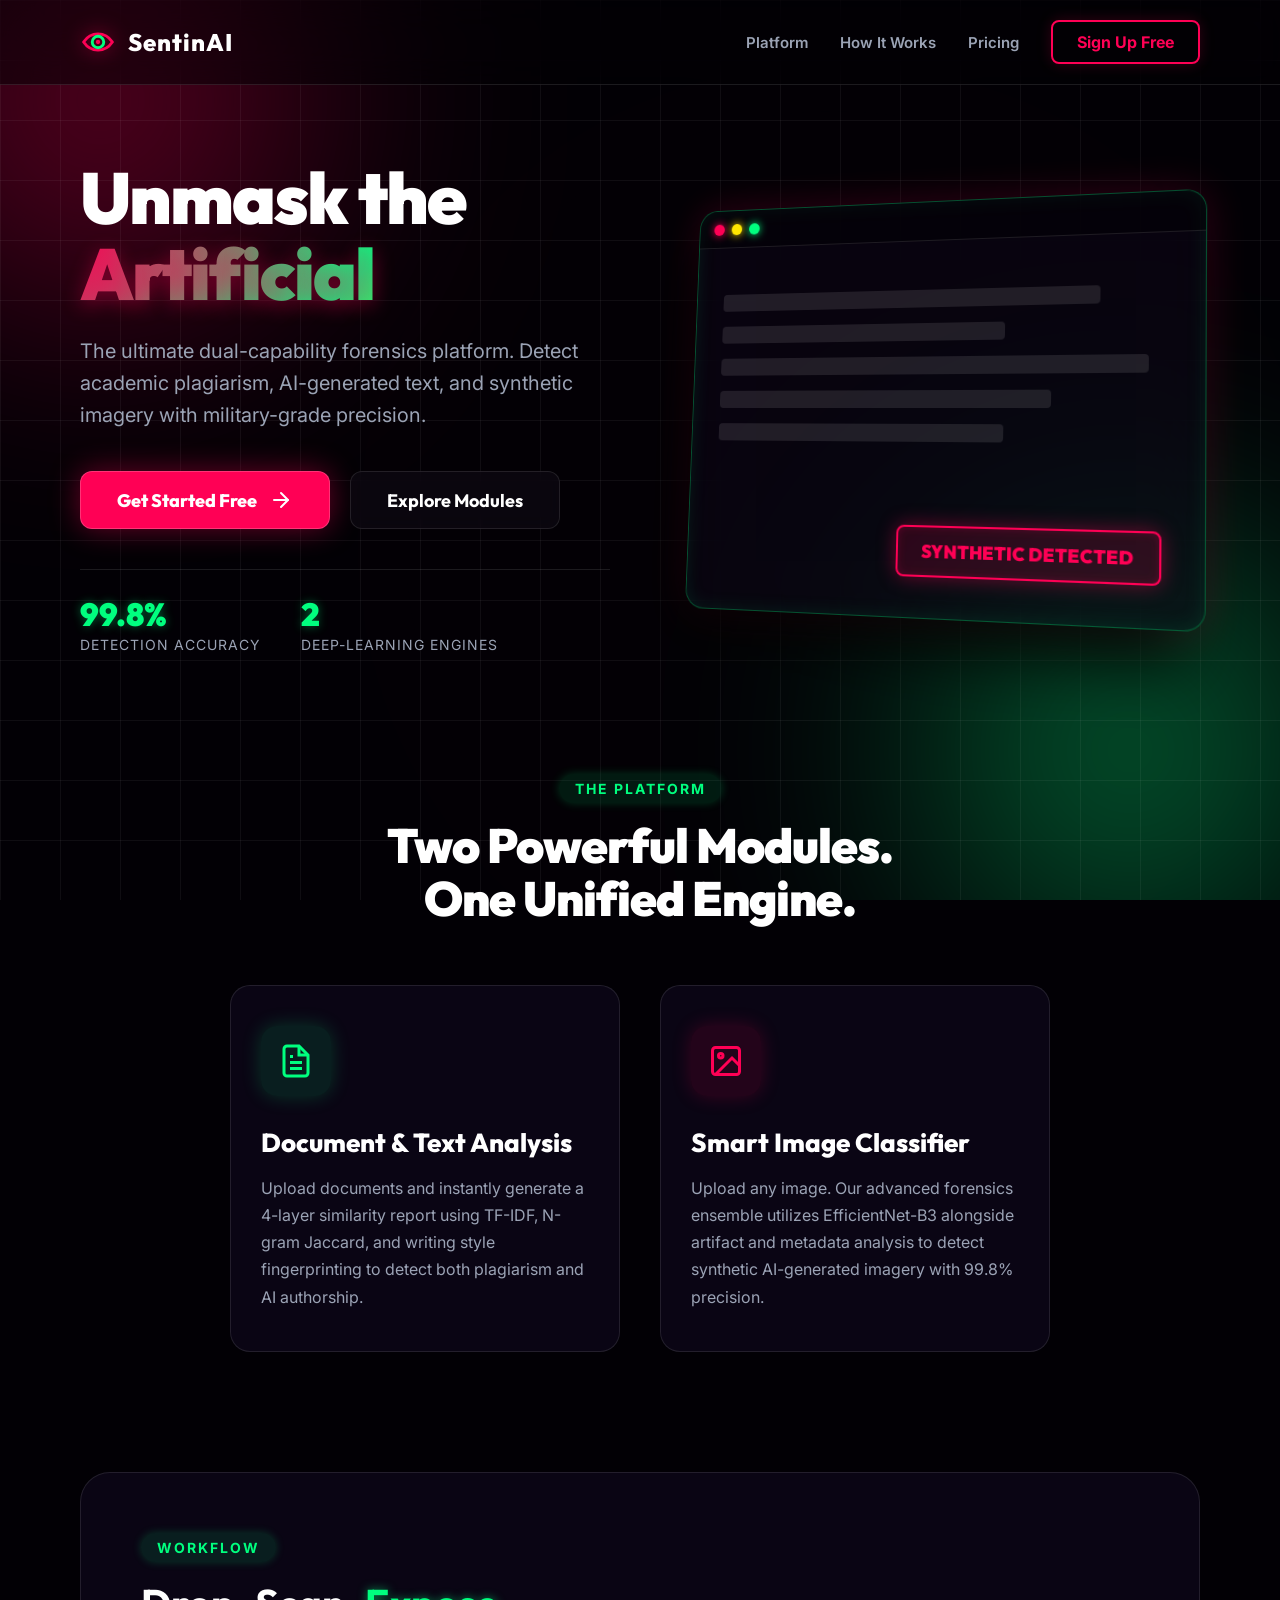
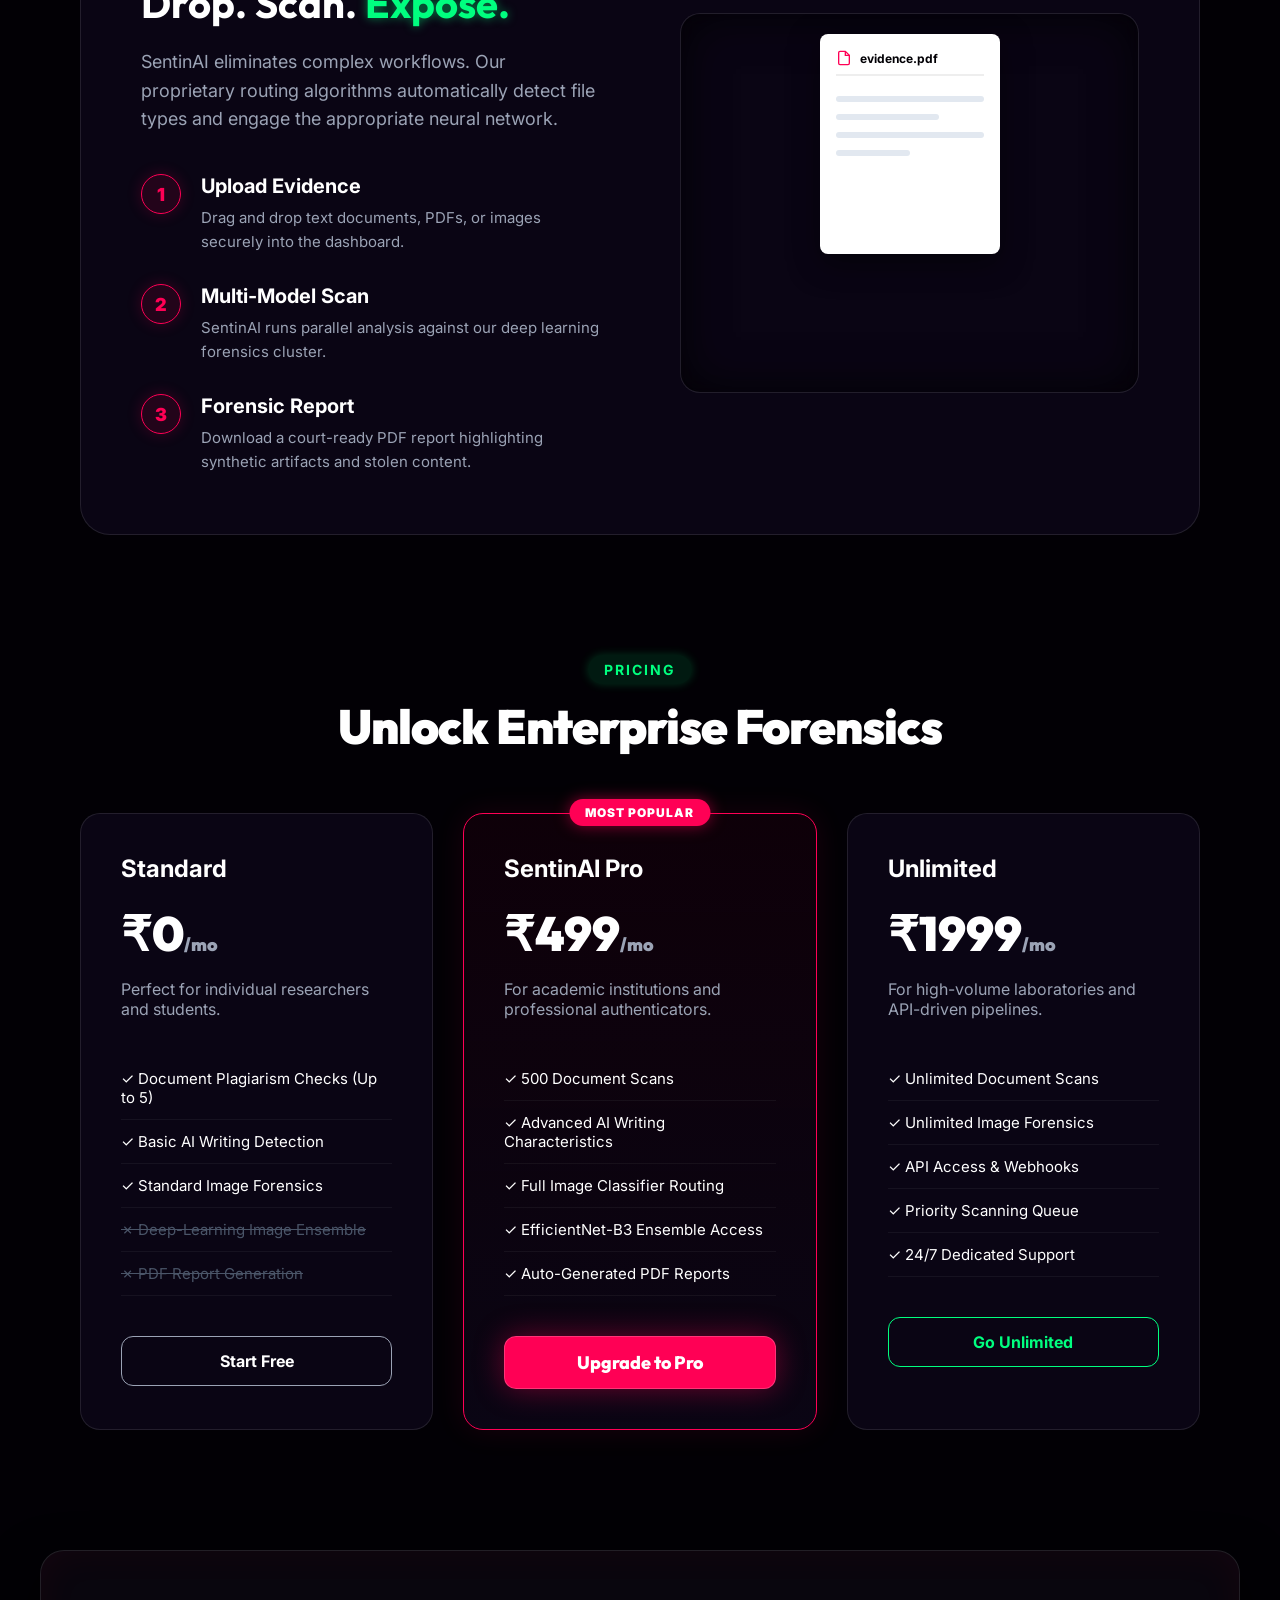
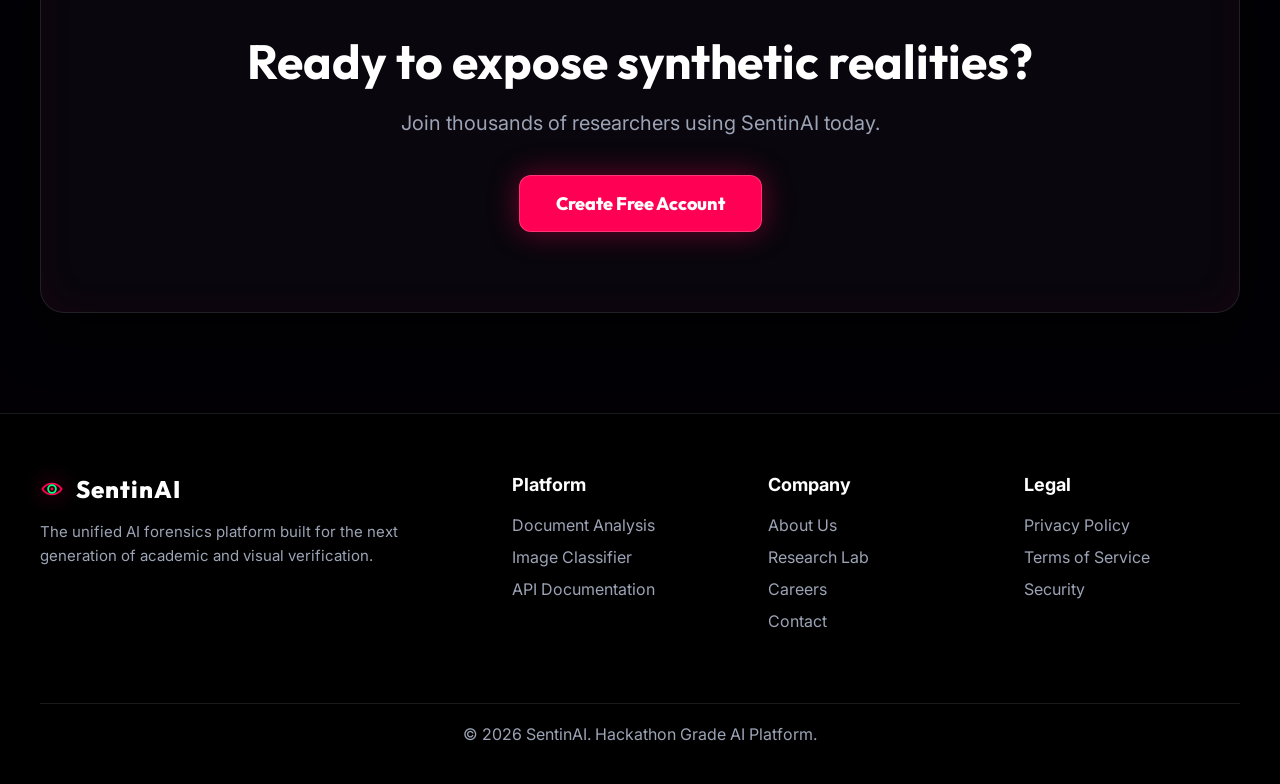
<file: static/landing.html>
<!DOCTYPE html>
<html lang="en">
<head>
    <meta charset="UTF-8">
    <meta name="viewport" content="width=device-width, initial-scale=1.0">
    <title>SentinAI - The AI Forensics Platform</title>
    <link rel="preconnect" href="https://fonts.googleapis.com">
    <link rel="preconnect" href="https://fonts.gstatic.com" crossorigin>
    <link href="https://fonts.googleapis.com/css2?family=Inter:wght@300;400;500;600;700&family=Outfit:wght@400;600;700;800;900&display=swap" rel="stylesheet">
    <link rel="stylesheet" href="/static/landing.css">
</head>
<body>
    <!-- Background Canvas -->
    <div class="landing-bg">
        <div class="glow-orb orb-top-left"></div>
        <div class="glow-orb orb-center"></div>
        <div class="glow-orb orb-bottom-right"></div>
        <div class="grid-overlay"></div>
    </div>

    <!-- Navigation -->
    <nav class="navbar">
        <div class="nav-content">
            <a href="/" class="logo" style="text-decoration: none; color: inherit; cursor: pointer;">
                <svg class="brand-svg" viewBox="0 0 100 100" fill="none" xmlns="http://www.w3.org/2000/svg">
                    <path d="M10 50 C30 20 70 20 90 50 C70 80 30 80 10 50 Z" fill="none" stroke="url(#logo-grad)" stroke-width="8" stroke-linecap="round" stroke-linejoin="round"/>
                    <circle cx="50" cy="50" r="16" fill="none" stroke="var(--accent-secondary)" stroke-width="8"/>
                    <circle cx="50" cy="50" r="6" fill="var(--accent-primary)"/>
                    <defs>
                        <linearGradient id="logo-grad" x1="0" y1="0" x2="100" y2="100">
                            <stop offset="0%" stop-color="#FF0055" />
                            <stop offset="100%" stop-color="#00FF7F" />
                        </linearGradient>
                    </defs>
                </svg>
                <span class="logo-text">SentinAI</span>
            </a>
            <div class="nav-links">
                <a href="#features">Platform</a>
                <a href="#how-it-works">How It Works</a>
                <a href="#pricing">Pricing</a>
                <a href="/signup" class="nav-btn">Sign Up Free</a>
            </div>
        </div>
    </nav>

    <!-- Hero Section -->
    <header class="hero-section">
        <div class="hero-content">
            <h1 class="hero-title">Unmask the <span class="text-gradient">Artificial</span></h1>
            <p class="hero-subtitle">The ultimate dual-capability forensics platform. Detect academic plagiarism, AI-generated text, and synthetic imagery with military-grade precision.</p>
            <div class="hero-actions">
                <a href="/signup" class="btn-primary-large">
                    Get Started Free
                    <svg width="24" height="24" viewBox="0 0 24 24" fill="none" stroke="currentColor" stroke-width="2" stroke-linecap="round" stroke-linejoin="round"><line x1="5" y1="12" x2="19" y2="12"></line><polyline points="12 5 19 12 12 19"></polyline></svg>
                </a>
                <a href="#features" class="btn-secondary-large">Explore Modules</a>
            </div>
            <div class="hero-metrics">
                <div class="metric">
                    <strong>99.8%</strong>
                    <span>Detection Accuracy</span>
                </div>
                <div class="metric">
                    <strong>2</strong>
                    <span>Deep-Learning Engines</span>
                </div>
            </div>
        </div>
        
        <!-- 3D Mockup / Abstract Visual -->
        <div class="hero-visual">
            <div class="glass-mockup">
                <div class="mockup-header">
                    <div class="dot red"></div>
                    <div class="dot yellow"></div>
                    <div class="dot green"></div>
                </div>
                <div class="mockup-body">
                    <div class="code-blocks">
                        <div class="block b1"></div>
                        <div class="block b2"></div>
                        <div class="block b3"></div>
                        <div class="block b4"></div>
                        <div class="block b2"></div>
                    </div>
                    <div class="verdict-tag">SYNTHETIC DETECTED</div>
                </div>
            </div>
        </div>
    </header>

    <!-- Features Section (2 Modules) -->
    <section id="features" class="features-section">
        <div class="section-header">
            <div class="sub-badge">THE PLATFORM</div>
            <h2>Two Powerful Modules. <br>One Unified Engine.</h2>
        </div>
        
        <div class="feature-grid">
            <!-- Module 1: Document Analysis -->
            <div class="feature-card">
                <div class="card-icon blue">
                    <svg viewBox="0 0 24 24" fill="none" stroke="currentColor" stroke-width="2"><path d="M14 2H6a2 2 0 0 0-2 2v16a2 2 0 0 0 2 2h12a2 2 0 0 0 2-2V8z"></path><polyline points="14 2 14 8 20 8"></polyline><line x1="16" y1="13" x2="8" y2="13"></line><line x1="16" y1="17" x2="8" y2="17"></line><polyline points="10 9 9 9 8 9"></polyline></svg>
                </div>
                <h3>Document & Text Analysis</h3>
                <p>Upload documents and instantly generate a 4-layer similarity report using TF-IDF, N-gram Jaccard, and writing style fingerprinting to detect both plagiarism and AI authorship.</p>
            </div>

            <!-- Module 2: Image Forensics -->
            <div class="feature-card">
                <div class="card-icon magenta">
                    <svg viewBox="0 0 24 24" fill="none" stroke="currentColor" stroke-width="2"><rect x="3" y="3" width="18" height="18" rx="2" ry="2"></rect><circle cx="8.5" cy="8.5" r="1.5"></circle><polyline points="21 15 16 10 5 21"></polyline></svg>
                </div>
                <h3>Smart Image Classifier</h3>
                <p>Upload any image. Our advanced forensics ensemble utilizes EfficientNet-B3 alongside artifact and metadata analysis to detect synthetic AI-generated imagery with 99.8% precision.</p>
            </div>
        </div>
    </section>

    <!-- How It Works Section (Animated) -->
    <section id="how-it-works" class="how-section">
        <div class="how-container">
            <div class="how-text">
                <div class="sub-badge">WORKFLOW</div>
                <h2>Drop. Scan. <span class="highlight">Expose.</span></h2>
                <p>SentinAI eliminates complex workflows. Our proprietary routing algorithms automatically detect file types and engage the appropriate neural network.</p>
                <ul class="how-list">
                    <li>
                        <div class="how-number">1</div>
                        <div>
                            <h4>Upload Evidence</h4>
                            <p>Drag and drop text documents, PDFs, or images securely into the dashboard.</p>
                        </div>
                    </li>
                    <li>
                        <div class="how-number">2</div>
                        <div>
                            <h4>Multi-Model Scan</h4>
                            <p>SentinAI runs parallel analysis against our deep learning forensics cluster.</p>
                        </div>
                    </li>
                    <li>
                        <div class="how-number">3</div>
                        <div>
                            <h4>Forensic Report</h4>
                            <p>Download a court-ready PDF report highlighting synthetic artifacts and stolen content.</p>
                        </div>
                    </li>
                </ul>
            </div>
            <div class="how-visual">
                <!-- High-Fidelity Animated Visualizer -->
                <div class="engine-visualizer">
                    <div class="animated-document">
                        <div class="doc-header">
                            <svg viewBox="0 0 24 24" fill="none" stroke="currentColor" stroke-width="2"><path d="M14 2H6a2 2 0 0 0-2 2v16a2 2 0 0 0 2 2h12a2 2 0 0 0 2-2V8z"></path><polyline points="14 2 14 8 20 8"></polyline></svg>
                            <span>evidence.pdf</span>
                        </div>
                        <div class="doc-lines">
                            <div class="d-line"></div>
                            <div class="d-line short"></div>
                            <div class="d-line"></div>
                            <div class="d-line half"></div>
                        </div>
                        <div class="verdict-stamp">AI GENERATED</div>
                    </div>

                    <div class="scanner-laser"></div>
                </div>
            </div>
        </div>
    </section>

    <!-- Pricing Section (Cheaper, Unlimited) -->
    <section id="pricing" class="pricing-section">
        <div class="section-header">
            <div class="sub-badge">PRICING</div>
            <h2>Unlock Enterprise Forensics</h2>
        </div>
        
        <div class="pricing-grid">
            <!-- Free Tier -->
            <div class="price-card">
                <h3>Standard</h3>
                <div class="price">₹0<span>/mo</span></div>
                <p>Perfect for individual researchers and students.</p>
                <ul class="price-features">
                    <li>✓ Document Plagiarism Checks (Up to 5)</li>
                    <li>✓ Basic AI Writing Detection</li>
                    <li>✓ Standard Image Forensics</li>
                    <li class="disabled">✗ Deep-Learning Image Ensemble</li>
                    <li class="disabled">✗ PDF Report Generation</li>
                </ul>
                <a href="/signup" class="btn-outline">Start Free</a>
            </div>

            <!-- Pro Tier -->
            <div class="price-card popular">
                <div class="popular-tag">MOST POPULAR</div>
                <h3>SentinAI Pro</h3>
                <div class="price">₹499<span>/mo</span></div>
                <p>For academic institutions and professional authenticators.</p>
                <ul class="price-features">
                    <li>✓ 500 Document Scans</li>
                    <li>✓ Advanced AI Writing Characteristics</li>
                    <li>✓ Full Image Classifier Routing</li>
                    <li>✓ EfficientNet-B3 Ensemble Access</li>
                    <li>✓ Auto-Generated PDF Reports</li>
                </ul>
                <a href="/signup" class="btn-primary-large" style="width: 100%; text-align: center; justify-content: center; padding: 14px;">Upgrade to Pro</a>
            </div>

            <!-- Unlimited Tier -->
            <div class="price-card">
                <h3>Unlimited</h3>
                <div class="price">₹1999<span>/mo</span></div>
                <p>For high-volume laboratories and API-driven pipelines.</p>
                <ul class="price-features">
                    <li>✓ Unlimited Document Scans</li>
                    <li>✓ Unlimited Image Forensics</li>
                    <li>✓ API Access & Webhooks</li>
                    <li>✓ Priority Scanning Queue</li>
                    <li>✓ 24/7 Dedicated Support</li>
                </ul>
                <a href="/signup" class="btn-outline" style="border-color: var(--accent-secondary); color: var(--accent-secondary);">Go Unlimited</a>
            </div>
        </div>
    </section>

    <!-- Call to Action -->
    <section class="cta-section">
        <div class="cta-container">
            <h2>Ready to expose synthetic realities?</h2>
            <p>Join thousands of researchers using SentinAI today.</p>
            <a href="/signup" class="btn-primary-large">Create Free Account</a>
        </div>
    </section>

    <!-- Footer -->
    <footer class="footer">
        <div class="footer-grid">
            <div class="footer-brand">
                <div class="logo">
                    <svg class="brand-svg" style="width: 24px; height: 24px;" viewBox="0 0 100 100" fill="none" xmlns="http://www.w3.org/2000/svg">
                        <path d="M10 50 C30 20 70 20 90 50 C70 80 30 80 10 50 Z" fill="none" stroke="url(#logo-grad)" stroke-width="8" stroke-linecap="round" stroke-linejoin="round"/>
                        <circle cx="50" cy="50" r="16" fill="none" stroke="var(--accent-secondary)" stroke-width="8"/>
                        <circle cx="50" cy="50" r="6" fill="var(--accent-primary)"/>
                    </svg>
                    <span class="logo-text">SentinAI</span>
                </div>
                <p>The unified AI forensics platform built for the next generation of academic and visual verification.</p>
            </div>
            <div class="footer-links">
                <h4>Platform</h4>
                <a href="#">Document Analysis</a>
                <a href="#">Image Classifier</a>
                <a href="#">API Documentation</a>
            </div>
            <div class="footer-links">
                <h4>Company</h4>
                <a href="#">About Us</a>
                <a href="#">Research Lab</a>
                <a href="#">Careers</a>
                <a href="#">Contact</a>
            </div>
            <div class="footer-links">
                <h4>Legal</h4>
                <a href="#">Privacy Policy</a>
                <a href="#">Terms of Service</a>
                <a href="#">Security</a>
            </div>
        </div>
        <div class="footer-bottom">
            <p>&copy; 2026 SentinAI. Hackathon Grade AI Platform.</p>
        </div>
    </footer>

    <script>
        // Responsive 3D Mockup
        const mockup = document.querySelector('.glass-mockup');
        
        document.addEventListener('mousemove', (e) => {
            if(!mockup) return;
            // Calculate tilt based on whole screen
            const x = e.clientX;
            const y = e.clientY;
            
            const centerX = window.innerWidth / 2;
            const centerY = window.innerHeight / 2;
            
            // Tilt relative to screen center
            const rotateX = ((y - centerY) / centerY) * -20; 
            const rotateY = ((x - centerX) / centerX) * 20;
            
            // Apply 3D Transform
            mockup.style.transform = `perspective(1200px) rotateX(${rotateX}deg) rotateY(${rotateY}deg) scale3d(1.05, 1.05, 1.05)`;
            mockup.style.transition = `none`;
        });

        document.addEventListener('mouseleave', () => {
            if(!mockup) return;
            // Reset to default if cursor leaves the window
            mockup.style.transform = `perspective(1200px) rotateY(-15deg) rotateX(5deg)`;
            mockup.style.transition = `transform 0.8s cubic-bezier(0.16, 1, 0.3, 1)`;
        });
    </script>
</body>
</html>
</file>
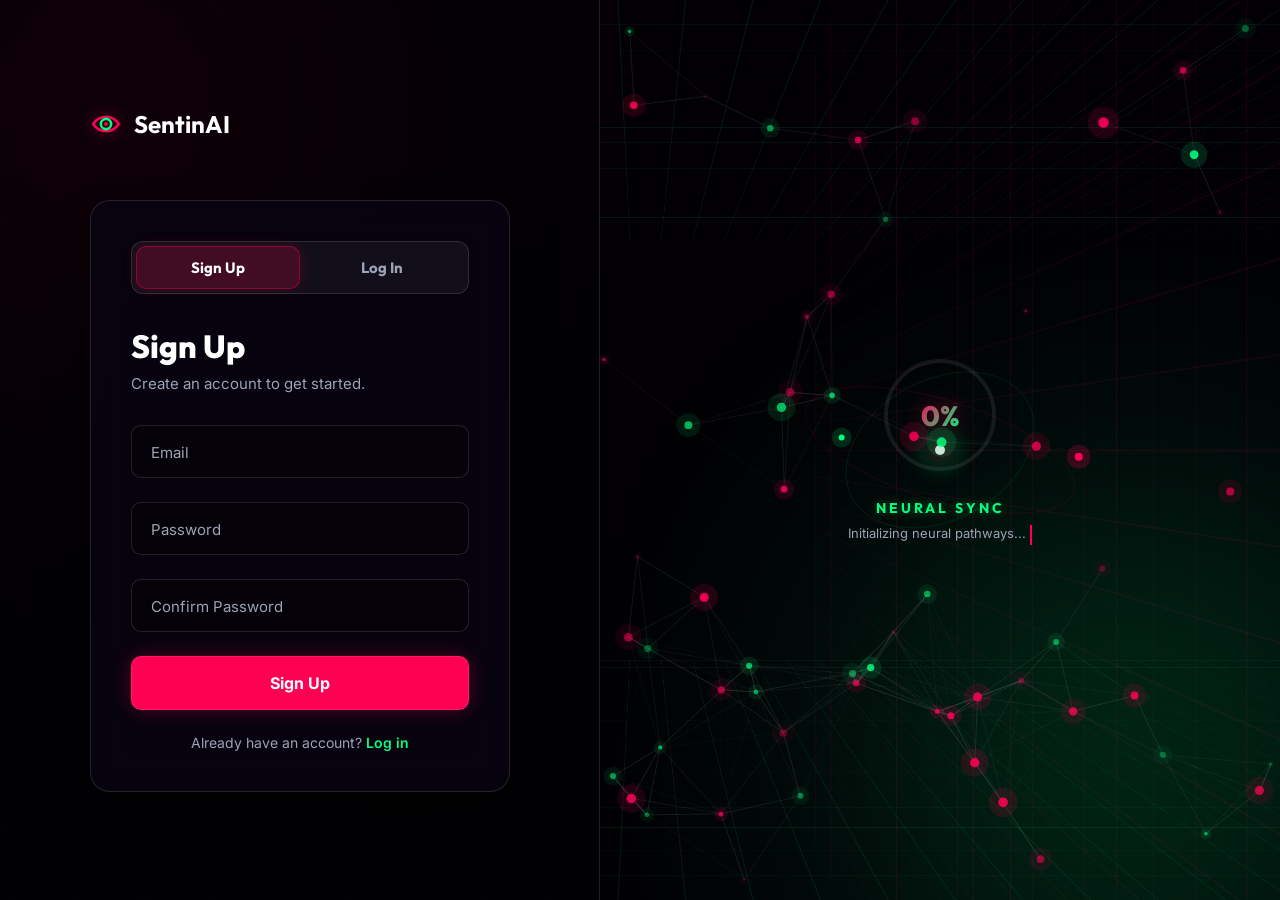
<file: static/signup.html>
<!DOCTYPE html>
<html lang="en">
<head>
    <meta charset="UTF-8">
    <meta name="viewport" content="width=device-width, initial-scale=1.0">
    <title>SentinAI - Sign Up / Log In</title>
    <link href="https://fonts.googleapis.com/css2?family=Inter:wght@400;500;600&family=Outfit:wght@600;700;900&display=swap" rel="stylesheet">
    <link rel="stylesheet" href="/static/signup.css?v=5">
</head>
<body>
    <!-- The Sick 3D Background -->
    <div class="bg-fx">
        <div class="grid-tunnel">
            <div class="grid-wall floor"></div>
            <div class="grid-wall ceiling"></div>
            <div class="grid-wall left-wall"></div>
            <div class="grid-wall right-wall"></div>
        </div>
        <div class="orb orb-red"></div>
        <div class="orb orb-green"></div>
    </div>

    <!-- UI Layer -->
    <div class="split-container">
        
        <!-- Left Panel: Auth Form -->
        <div class="left-panel">
            <div class="auth-wrapper">
                <a href="/" class="brand">
                    <svg class="brand-svg" viewBox="0 0 100 100" fill="none" xmlns="http://www.w3.org/2000/svg">
                        <path d="M10 50 C30 20 70 20 90 50 C70 80 30 80 10 50 Z" fill="none" stroke="url(#logo-grad)" stroke-width="8" stroke-linecap="round" stroke-linejoin="round"/>
                        <circle cx="50" cy="50" r="16" fill="none" stroke="var(--accent-secondary)" stroke-width="8"/>
                        <circle cx="50" cy="50" r="6" fill="var(--accent-primary)"/>
                        <defs>
                            <linearGradient id="logo-grad" x1="0" y1="0" x2="100" y2="100">
                                <stop offset="0%" stop-color="#FF0055" />
                                <stop offset="100%" stop-color="#00FF7F" />
                            </linearGradient>
                        </defs>
                    </svg>
                    <span>SentinAI</span>
                </a>

                <div class="glass-card">
                    <!-- Auth Mode Tabs -->
                    <div class="auth-tabs">
                        <button class="auth-tab active" id="tab-signup" onclick="switchMode('signup')">Sign Up</button>
                        <button class="auth-tab" id="tab-login" onclick="switchMode('login')">Log In</button>
                        <div class="tab-indicator" id="tab-indicator"></div>
                    </div>

                    <div class="form-header">
                        <h2 id="form-title">Sign Up</h2>
                        <p id="form-subtitle">Create an account to get started.</p>
                    </div>
                    
                    <form id="auth-form" class="cyber-form" onsubmit="handleAuth(event)">
                        <div class="input-group">
                            <input type="email" id="email" required placeholder=" ">
                            <label for="email">Email</label>
                            <div class="input-border"></div>
                        </div>
                        
                        <div class="input-group">
                            <input type="password" id="password" required placeholder=" ">
                            <label for="password">Password</label>
                            <div class="input-border"></div>
                        </div>
                        
                        <div class="input-group confirm-group" id="confirm-group">
                            <input type="password" id="confirm-password" required placeholder=" ">
                            <label for="confirm-password">Confirm Password</label>
                            <div class="input-border"></div>
                        </div>

                        <button type="submit" class="btn-auth">
                            <span class="btn-text">Sign Up</span>
                            <div class="btn-glitch-layer"></div>
                        </button>
                    </form>

                    <div class="form-footer">
                        <p id="auth-footer-text">Already have an account? <a href="#" onclick="switchMode('login'); return false;">Log in</a></p>
                    </div>
                </div>
            </div>
        </div>

        <!-- Right Panel: Neural Network Visualization -->
        <div class="right-panel">
            <canvas id="neural-canvas"></canvas>
            <div class="neural-overlay">
                <div class="neural-status">
                    <div class="status-ring">
                        <svg viewBox="0 0 120 120">
                            <circle cx="60" cy="60" r="54" class="ring-track"/>
                            <circle cx="60" cy="60" r="54" class="ring-progress" id="progress-ring"/>
                        </svg>
                        <div class="ring-center">
                            <span class="ring-percent" id="ring-percent">0%</span>
                        </div>
                    </div>
                    <div class="status-info">
                        <span class="status-label" id="status-label">NEURAL SYNC</span>
                        <span class="status-typing" id="status-typing"></span>
                    </div>
                </div>
            </div>
        </div>

    </div>

    <script>
        // ==================== AUTH MODE TOGGLE ====================
        let currentMode = 'signup';

        function switchMode(mode) {
            currentMode = mode;
            const tabSignup = document.getElementById('tab-signup');
            const tabLogin = document.getElementById('tab-login');
            const indicator = document.getElementById('tab-indicator');
            const title = document.getElementById('form-title');
            const subtitle = document.getElementById('form-subtitle');
            const confirmGroup = document.getElementById('confirm-group');
            const btnText = document.querySelector('.btn-text');
            const footerText = document.getElementById('auth-footer-text');

            if (mode === 'login') {
                tabLogin.classList.add('active');
                tabSignup.classList.remove('active');
                indicator.style.transform = 'translateX(100%)';
                title.textContent = 'Welcome Back';
                subtitle.textContent = 'Log in to your account.';
                confirmGroup.classList.add('hidden');
                confirmGroup.querySelector('input').required = false;
                btnText.textContent = 'Log In';
                footerText.innerHTML = 'Don\'t have an account? <a href="#" onclick="switchMode(\'signup\'); return false;">Sign up</a>';
            } else {
                tabSignup.classList.add('active');
                tabLogin.classList.remove('active');
                indicator.style.transform = 'translateX(0)';
                title.textContent = 'Sign Up';
                subtitle.textContent = 'Create an account to get started.';
                confirmGroup.classList.remove('hidden');
                confirmGroup.querySelector('input').required = true;
                btnText.textContent = 'Sign Up';
                footerText.innerHTML = 'Already have an account? <a href="#" onclick="switchMode(\'login\'); return false;">Log in</a>';
            }
            rebindFields();
            updateProgress();
        }

        function handleAuth(e) {
            e.preventDefault();
            const btn = document.querySelector('.btn-auth');
            btn.classList.add('loading');
            btn.querySelector('.btn-text').innerText = currentMode === 'signup' ? 'CREATING ACCOUNT...' : 'LOGGING IN...';
            
            // Trigger the blast explosion
            triggerBlast();
            
            setTimeout(() => { window.location.href = '/app'; }, 2000);
        }

        // Form progress (declared early so neural canvas can use it)
        let formProgress = 0;

        // ==================== NEURAL CANVAS ====================
        const canvas = document.getElementById('neural-canvas');
        const ctx = canvas.getContext('2d');
        let burstActive = false, burstTime = 0;
        let mouseX = -9999, mouseY = -9999;

        // Spark particles for the blast effect
        const sparks = [];
        class Spark {
            constructor(x, y) {
                this.x = x;
                this.y = y;
                const angle = Math.random() * Math.PI * 2;
                const speed = Math.random() * 8 + 4;
                this.vx = Math.cos(angle) * speed;
                this.vy = Math.sin(angle) * speed;
                this.life = 1;
                this.decay = Math.random() * 0.02 + 0.015;
                this.radius = Math.random() * 2.5 + 1;
                this.hue = Math.random() > 0.5 ? 348 : 150;
            }
            update() {
                this.x += this.vx;
                this.y += this.vy;
                this.vx *= 0.97;
                this.vy *= 0.97;
                this.life -= this.decay;
            }
            draw() {
                if (this.life <= 0) return;
                const alpha = this.life * 0.8;
                const color = this.hue === 348 ? `rgba(255, 0, 85, ${alpha})` : `rgba(0, 255, 127, ${alpha})`;
                ctx.beginPath();
                ctx.arc(this.x, this.y, this.radius * this.life, 0, Math.PI * 2);
                ctx.fillStyle = color;
                ctx.fill();
                // trail glow
                ctx.beginPath();
                ctx.arc(this.x, this.y, this.radius * 3 * this.life, 0, Math.PI * 2);
                ctx.fillStyle = this.hue === 348 ? `rgba(255, 0, 85, ${alpha * 0.15})` : `rgba(0, 255, 127, ${alpha * 0.15})`;
                ctx.fill();
            }
        }

        // Shockwave ring for blast
        let shockwave = null;
        class Shockwave {
            constructor(x, y) {
                this.x = x;
                this.y = y;
                this.radius = 0;
                this.maxRadius = Math.max(canvas.width, canvas.height) * 0.6;
                this.life = 1;
            }
            update() {
                this.radius += 12;
                this.life = Math.max(0, 1 - this.radius / this.maxRadius);
            }
            draw() {
                if (this.life <= 0) return;
                ctx.beginPath();
                ctx.arc(this.x, this.y, this.radius, 0, Math.PI * 2);
                ctx.strokeStyle = `rgba(255, 255, 255, ${this.life * 0.4})`;
                ctx.lineWidth = 2 + this.life * 3;
                ctx.stroke();
                // inner colored ring
                ctx.beginPath();
                ctx.arc(this.x, this.y, this.radius * 0.9, 0, Math.PI * 2);
                ctx.strokeStyle = `rgba(255, 0, 85, ${this.life * 0.25})`;
                ctx.lineWidth = 1.5;
                ctx.stroke();
            }
        }

        function resize() {
            canvas.width = canvas.parentElement.offsetWidth;
            canvas.height = canvas.parentElement.offsetHeight;
        }
        resize();
        window.addEventListener('resize', resize);
        
        canvas.parentElement.addEventListener('mousemove', (e) => {
            const rect = canvas.parentElement.getBoundingClientRect();
            mouseX = e.clientX - rect.left;
            mouseY = e.clientY - rect.top;
        });
        canvas.parentElement.addEventListener('mouseleave', () => {
            mouseX = -9999;
            mouseY = -9999;
        });

        // Neural nodes
        class NeuralNode {
            constructor() {
                this.reset();
            }
            reset() {
                this.x = Math.random() * canvas.width;
                this.y = Math.random() * canvas.height;
                this.vx = (Math.random() - 0.5) * 0.8;
                this.vy = (Math.random() - 0.5) * 0.8;
                this.radius = Math.random() * 3 + 1.5;
                this.baseRadius = this.radius;
                this.pulse = Math.random() * Math.PI * 2;
                this.hue = Math.random() > 0.5 ? 348 : 150; // Red or Green
                // Store home position for convergence
                this.homeX = this.x;
                this.homeY = this.y;
            }
            update() {
                this.x += this.vx;
                this.y += this.vy;
                this.pulse += 0.03;
                this.radius = this.baseRadius + Math.sin(this.pulse) * 0.8;

                const cx = canvas.width / 2;
                const cy = canvas.height / 2;

                // ===== MOUSE REPULSION (nodes flee from cursor) =====
                const dx = this.x - mouseX;
                const dy = this.y - mouseY;
                const dist = Math.sqrt(dx * dx + dy * dy);
                const repelRadius = 180;
                if (dist < repelRadius && dist > 0) {
                    const force = (1 - dist / repelRadius) * 0.6;
                    this.vx += (dx / dist) * force;
                    this.vy += (dy / dist) * force;
                }

                // ===== PROGRESS CONVERGENCE (pull toward center) =====
                // Strength scales with formProgress: gentle at low %, strong at 100%
                if (!burstActive && formProgress > 0) {
                    const toCenterX = cx - this.x;
                    const toCenterY = cy - this.y;
                    const toCenterDist = Math.sqrt(toCenterX * toCenterX + toCenterY * toCenterY);
                    
                    // Convergence strength ramps up exponentially with progress
                    // At 33% (~1 field): very subtle drift
                    // At 50%: noticeable pull  
                    // At 100%: strong cluster toward center
                    const convergePower = Math.pow(formProgress, 2) * 0.08;
                    
                    // Target radius shrinks as progress increases
                    // At 0%: nodes are free (full canvas)
                    // At 50%: they stay within ~60% of half-canvas
                    // At 100%: they cluster within ~15% of half-canvas
                    const maxSpread = Math.min(canvas.width, canvas.height) * 0.45;
                    const targetRadius = maxSpread * (1 - formProgress * 0.85);
                    
                    if (toCenterDist > targetRadius) {
                        this.vx += (toCenterX / toCenterDist) * convergePower;
                        this.vy += (toCenterY / toCenterDist) * convergePower;
                    } else {
                        // Even inside target radius, apply gentle inward pull
                        this.vx += (toCenterX / (toCenterDist + 1)) * convergePower * 0.3;
                        this.vy += (toCenterY / (toCenterDist + 1)) * convergePower * 0.3;
                    }
                }

                // ===== BLAST EFFECT (explosive outward burst on submit) =====
                if (burstActive) {
                    const bx = this.x - cx;
                    const by = this.y - cy;
                    const bDist = Math.sqrt(bx * bx + by * by);
                    if (bDist > 0) {
                        // Strong outward force that decays over burst time
                        const blastForce = Math.max(0, 4 - burstTime * 0.04);
                        this.vx += (bx / bDist) * blastForce;
                        this.vy += (by / bDist) * blastForce;
                    } else {
                        // If exactly at center, push in random direction
                        const angle = Math.random() * Math.PI * 2;
                        this.vx += Math.cos(angle) * 4;
                        this.vy += Math.sin(angle) * 4;
                    }
                    // Increase radius during blast for dramatic effect
                    this.radius = this.baseRadius + burstTime * 0.05;
                }

                // Damping
                this.vx *= 0.98;
                this.vy *= 0.98;

                // Wrap around
                if (this.x < -20) this.x = canvas.width + 20;
                if (this.x > canvas.width + 20) this.x = -20;
                if (this.y < -20) this.y = canvas.height + 20;
                if (this.y > canvas.height + 20) this.y = -20;
            }
            draw() {
                const alpha = 0.6 + Math.sin(this.pulse) * 0.3;
                const color = this.hue === 348 ? `rgba(255, 0, 85, ${alpha})` : `rgba(0, 255, 127, ${alpha})`;
                ctx.beginPath();
                ctx.arc(this.x, this.y, this.radius, 0, Math.PI * 2);
                ctx.fillStyle = color;
                ctx.fill();

                // Glow (bigger when converged for more visual punch)
                const glowMult = 3 + formProgress * 2;
                ctx.beginPath();
                ctx.arc(this.x, this.y, this.radius * glowMult, 0, Math.PI * 2);
                const glowColor = this.hue === 348 ? `rgba(255, 0, 85, ${alpha * 0.15})` : `rgba(0, 255, 127, ${alpha * 0.15})`;
                ctx.fillStyle = glowColor;
                ctx.fill();
            }
        }

        const nodes = [];
        const nodeCount = 60;
        for (let i = 0; i < nodeCount; i++) {
            nodes.push(new NeuralNode());
        }

        function drawConnections() {
            // Connection distance increases as nodes converge
            const baseDist = 150;
            const connectDist = baseDist + formProgress * 80;
            for (let i = 0; i < nodes.length; i++) {
                for (let j = i + 1; j < nodes.length; j++) {
                    const dx = nodes[i].x - nodes[j].x;
                    const dy = nodes[i].y - nodes[j].y;
                    const dist = Math.sqrt(dx * dx + dy * dy);
                    if (dist < connectDist) {
                        const alpha = (1 - dist / connectDist) * (0.3 + formProgress * 0.3);
                        ctx.beginPath();
                        ctx.moveTo(nodes[i].x, nodes[i].y);
                        ctx.lineTo(nodes[j].x, nodes[j].y);
                        ctx.strokeStyle = `rgba(255, 255, 255, ${alpha})`;
                        ctx.lineWidth = 0.6 + formProgress * 0.4;
                        ctx.stroke();
                    }
                }
            }
        }

        let orbAngle = 0;
        let orbAngle2 = Math.PI;

        function drawOrbitalRing() {
            const cx = canvas.width / 2;
            const cy = canvas.height / 2;
            const rx = 140;
            const ry = 50;

            orbAngle += 0.015;

            // Draw ring path
            ctx.beginPath();
            ctx.ellipse(cx, cy, rx, ry, 0.3, 0, Math.PI * 2);
            ctx.strokeStyle = 'rgba(255, 0, 85, 0.12)';
            ctx.lineWidth = 1;
            ctx.stroke();

            // Orbiting dot
            const dotX = cx + Math.cos(orbAngle) * rx;
            const dotY = cy + Math.sin(orbAngle) * ry;
            ctx.beginPath();
            ctx.arc(dotX, dotY, 4, 0, Math.PI * 2);
            ctx.fillStyle = '#FF0055';
            ctx.fill();
            ctx.beginPath();
            ctx.arc(dotX, dotY, 12, 0, Math.PI * 2);
            ctx.fillStyle = 'rgba(255, 0, 85, 0.2)';
            ctx.fill();
        }

        function drawSecondRing() {
            const cx = canvas.width / 2;
            const cy = canvas.height / 2;
            const rx = 100;
            const ry = 70;

            orbAngle2 += 0.02;

            ctx.beginPath();
            ctx.ellipse(cx, cy, rx, ry, -0.5, 0, Math.PI * 2);
            ctx.strokeStyle = 'rgba(0, 255, 127, 0.1)';
            ctx.lineWidth = 1;
            ctx.stroke();

            const dotX = cx + Math.cos(orbAngle2) * rx;
            const dotY = cy + Math.sin(orbAngle2) * ry;
            ctx.beginPath();
            ctx.arc(dotX, dotY, 3, 0, Math.PI * 2);
            ctx.fillStyle = '#00FF7F';
            ctx.fill();
            ctx.beginPath();
            ctx.arc(dotX, dotY, 10, 0, Math.PI * 2);
            ctx.fillStyle = 'rgba(0, 255, 127, 0.15)';
            ctx.fill();
        }

        function drawCore() {
            const cx = canvas.width / 2;
            const cy = canvas.height / 2;
            const pulse = Math.sin(Date.now() * 0.002) * 0.3 + 0.7;

            // Core glow
            const gradient = ctx.createRadialGradient(cx, cy, 0, cx, cy, 40);
            gradient.addColorStop(0, `rgba(255, 0, 85, ${0.3 * pulse})`);
            gradient.addColorStop(0.5, `rgba(0, 255, 127, ${0.1 * pulse})`);
            gradient.addColorStop(1, 'transparent');
            ctx.beginPath();
            ctx.arc(cx, cy, 40, 0, Math.PI * 2);
            ctx.fillStyle = gradient;
            ctx.fill();

            // Core dot
            ctx.beginPath();
            ctx.arc(cx, cy, 5, 0, Math.PI * 2);
            ctx.fillStyle = `rgba(255, 255, 255, ${0.5 + pulse * 0.5})`;
            ctx.fill();
        }

        function triggerBlast() {
            burstActive = true;
            burstTime = 0;
            const cx = canvas.width / 2;
            const cy = canvas.height / 2;
            // Spawn spark particles from center
            for (let i = 0; i < 120; i++) {
                sparks.push(new Spark(cx + (Math.random() - 0.5) * 40, cy + (Math.random() - 0.5) * 40));
            }
            // Create shockwave
            shockwave = new Shockwave(cx, cy);
        }

        function animate() {
            ctx.clearRect(0, 0, canvas.width, canvas.height);
            
            drawConnections();
            drawOrbitalRing();
            drawSecondRing();
            drawCore();
            nodes.forEach(n => { n.update(); n.draw(); });

            // Update and draw sparks
            for (let i = sparks.length - 1; i >= 0; i--) {
                sparks[i].update();
                sparks[i].draw();
                if (sparks[i].life <= 0) sparks.splice(i, 1);
            }

            // Update and draw shockwave
            if (shockwave && shockwave.life > 0) {
                shockwave.update();
                shockwave.draw();
                if (shockwave.life <= 0) shockwave = null;
            }

            // Handle burst
            if (burstActive) {
                burstTime++;
                // Flash the core brighter during blast
                if (burstTime < 10) {
                    const flashAlpha = (1 - burstTime / 10) * 0.6;
                    const cx = canvas.width / 2;
                    const cy = canvas.height / 2;
                    const grad = ctx.createRadialGradient(cx, cy, 0, cx, cy, 200);
                    grad.addColorStop(0, `rgba(255, 255, 255, ${flashAlpha})`);
                    grad.addColorStop(0.3, `rgba(255, 0, 85, ${flashAlpha * 0.5})`);
                    grad.addColorStop(1, 'transparent');
                    ctx.beginPath();
                    ctx.arc(cx, cy, 200, 0, Math.PI * 2);
                    ctx.fillStyle = grad;
                    ctx.fill();
                }
                if (burstTime > 80) { burstActive = false; }
            }

            requestAnimationFrame(animate);
        }
        animate();

        // ==================== PROGRESS RING ====================
        let fields = document.querySelectorAll('.cyber-form .input-group:not(.hidden) input');
        const progressRing = document.getElementById('progress-ring');
        const ringPercent = document.getElementById('ring-percent');
        const statusLabel = document.getElementById('status-label');

        const circumference = 2 * Math.PI * 54;
        if (progressRing) {
            progressRing.style.strokeDasharray = circumference;
            progressRing.style.strokeDashoffset = circumference;
        }

        // formProgress is declared above the neural canvas section

        function updateProgress() {
            // Only count visible fields
            const visibleFields = document.querySelectorAll('.cyber-form .input-group:not(.hidden) input');
            let filled = 0;
            visibleFields.forEach(f => { if (f.value.trim().length > 0) filled++; });
            formProgress = visibleFields.length > 0 ? filled / visibleFields.length : 0;
            
            const offset = circumference - (formProgress * circumference);
            if (progressRing) progressRing.style.strokeDashoffset = offset;
            if (ringPercent) ringPercent.textContent = Math.round(formProgress * 100) + '%';
            
            const signupLabels = ['NEURAL SYNC', 'IDENTITY LAYER', 'ENCRYPTING...', 'READY'];
            const loginLabels = ['NEURAL SYNC', 'IDENTITY LAYER', 'READY'];
            const labels = currentMode === 'signup' ? signupLabels : loginLabels;
            if (statusLabel) statusLabel.textContent = labels[filled] || labels[0];
        }

        function rebindFields() {
            fields = document.querySelectorAll('.cyber-form .input-group:not(.hidden) input');
            fields.forEach(f => f.addEventListener('input', updateProgress));
        }

        fields.forEach(f => f.addEventListener('input', updateProgress));

        // ==================== TYPING ANIMATION ====================
        const phrases = [
            'Initializing neural pathways...',
            'Calibrating detection engines...',
            'Securing identity matrix...',
            'Mapping forensic algorithms...',
            'Deploying AI defense grid...'
        ];
        let phraseIdx = 0, charIdx = 0, isDeleting = false, typeDelay = 80;
        const typingEl = document.getElementById('status-typing');

        function typeLoop() {
            const current = phrases[phraseIdx];
            if (!isDeleting) {
                typingEl.textContent = current.substring(0, charIdx + 1);
                charIdx++;
                if (charIdx === current.length) {
                    isDeleting = true;
                    typeDelay = 2000; // pause at end
                }
            } else {
                typingEl.textContent = current.substring(0, charIdx - 1);
                charIdx--;
                typeDelay = 30;
                if (charIdx === 0) {
                    isDeleting = false;
                    phraseIdx = (phraseIdx + 1) % phrases.length;
                    typeDelay = 500;
                }
            }
            setTimeout(typeLoop, isDeleting && charIdx === current.length ? 2000 : typeDelay);
        }
        typeLoop();
    </script>
</body>
</html>
</file>
<file: static/landing.css>
/* 
  SentinAI Omega - Landing Page CSS (Crazy SaaS Mode)
*/

:root {
    --bg-dark: #020005; 
    --bg-panel: #0a0514;
    --text-main: #ffffff;
    --text-muted: #9ba3b5;
    
    --accent-primary: #FF0055; 
    --accent-secondary: #00FF7F; 
    --accent-tertiary: #FFE600; 
    
    --glass-bg: rgba(15, 10, 20, 0.6);
    --glass-border: rgba(255, 255, 255, 0.1);
}

* {
    box-sizing: border-box;
    margin: 0;
    padding: 0;
}

body {
    background-color: var(--bg-dark);
    color: var(--text-main);
    font-family: 'Inter', sans-serif;
    overflow-x: hidden;
}

/* ────────────────────────────────────────────────────────
   BACKGROUND & OVERLAYS
   ──────────────────────────────────────────────────────── */
.landing-bg {
    position: fixed;
    top: 0; left: 0; width: 100%; height: 100vh;
    z-index: -1;
    overflow: hidden;
    background: #020005;
}

.glow-orb {
    position: absolute;
    border-radius: 50%;
    filter: blur(120px);
    opacity: 0.5;
    animation: pulse 8s infinite alternate;
}

.orb-top-left {
    width: 600px; height: 600px;
    background: radial-gradient(circle, var(--accent-primary) 0%, transparent 70%);
    top: -200px; left: -200px;
}

.orb-center {
    width: 900px; height: 900px;
    background: radial-gradient(circle, var(--accent-tertiary) 0%, transparent 60%);
    top: 10%; left: 30%;
    opacity: 0.15;
    animation-duration: 12s;
    mix-blend-mode: overlay;
}

.orb-bottom-right {
    width: 600px; height: 600px;
    background: radial-gradient(circle, var(--accent-secondary) 0%, transparent 70%);
    bottom: -150px; right: -150px;
    animation-delay: -3s;
}

.grid-overlay {
    position: absolute;
    inset: 0;
    background-image: 
        linear-gradient(rgba(255, 255, 255, 0.05) 1px, transparent 1px),
        linear-gradient(90deg, rgba(255, 255, 255, 0.05) 1px, transparent 1px);
    background-size: 60px 60px;
    animation: grid-drift 20s linear infinite;
}

@keyframes grid-drift {
    0% { background-position: 0 0; }
    100% { background-position: 60px 60px; }
}

@keyframes pulse {
    0% { transform: scale(1); opacity: 0.3; }
    100% { transform: scale(1.15); opacity: 0.6; }
}

/* ────────────────────────────────────────────────────────
   NAVIGATION & BRAND
   ──────────────────────────────────────────────────────── */
.navbar {
    position: fixed;
    top: 0; width: 100%;
    backdrop-filter: blur(20px);
    -webkit-backdrop-filter: blur(20px);
    border-bottom: 1px solid var(--glass-border);
    z-index: 100;
    background: rgba(2, 0, 5, 0.5);
}

.nav-content {
    max-width: 1200px;
    margin: 0 auto;
    padding: 20px 40px;
    display: flex;
    justify-content: space-between;
    align-items: center;
}

.logo {
    display: flex;
    align-items: center;
    gap: 12px;
}

.brand-svg {
    width: 36px;
    height: 36px;
    filter: drop-shadow(0 0 10px rgba(255, 0, 85, 0.5));
}

.logo-text {
    font-family: 'Outfit', sans-serif;
    font-size: 24px;
    font-weight: 800;
    letter-spacing: 1px;
}

.highlight {
    color: var(--accent-secondary);
    text-shadow: 0 0 10px rgba(0, 255, 127, 0.5);
}

.nav-links {
    display: flex;
    align-items: center;
    gap: 32px;
}

.nav-links a:not(.nav-btn) {
    color: var(--text-muted);
    text-decoration: none;
    font-weight: 600;
    transition: all 0.3s ease;
    font-size: 15px;
}

.nav-links a:hover:not(.nav-btn) {
    color: var(--accent-secondary);
    text-shadow: 0 0 10px rgba(0, 255, 127, 0.5);
}

.nav-btn {
    padding: 10px 24px;
    background: transparent;
    border: 2px solid var(--accent-primary);
    border-radius: 8px;
    color: var(--accent-primary);
    text-decoration: none;
    font-weight: 700;
    transition: all 0.3s ease;
    box-shadow: 0 0 15px rgba(255, 0, 85, 0.2);
}

.nav-btn:hover {
    background: var(--accent-primary);
    color: #fff;
    box-shadow: 0 0 25px rgba(255, 0, 85, 0.8);
}

/* ────────────────────────────────────────────────────────
   HERO SECTION
   ──────────────────────────────────────────────────────── */
.hero-section {
    max-width: 1200px;
    margin: 160px auto 120px;
    padding: 0 40px;
    display: grid;
    grid-template-columns: 1fr 1fr;
    gap: 60px;
    align-items: center;
}

.hero-content {
    animation: slide-up 1s cubic-bezier(0.16, 1, 0.3, 1) forwards;
}

.hero-title {
    font-family: 'Outfit', sans-serif;
    font-size: 72px;
    font-weight: 900;
    line-height: 1.05;
    margin-bottom: 24px;
    letter-spacing: -2px;
    color: #fff;
}

.text-gradient {
    display: inline-block;
    background: linear-gradient(
        -45deg, 
        var(--accent-primary), 
        var(--accent-tertiary), 
        var(--accent-secondary),
        var(--accent-primary)
    );
    background-size: 300% auto;
    -webkit-background-clip: text;
    -webkit-text-fill-color: transparent;
    animation: gradient-shift 3s linear infinite;
    text-shadow: 0px 5px 20px rgba(255, 0, 85, 0.4);
}

@keyframes gradient-shift {
    0% { background-position: 0% 50%; }
    100% { background-position: 300% 50%; }
}

.hero-subtitle {
    font-size: 20px;
    color: var(--text-muted);
    line-height: 1.6;
    margin-bottom: 40px;
    max-width: 95%;
}

.hero-actions {
    display: flex;
    gap: 20px;
    margin-bottom: 40px;
}

.btn-primary-large {
    display: inline-flex;
    align-items: center;
    gap: 12px;
    padding: 16px 36px;
    background: var(--accent-primary);
    border-radius: 12px;
    color: white;
    text-decoration: none;
    font-family: 'Outfit', sans-serif;
    font-size: 18px;
    font-weight: 800;
    box-shadow: 0 0 30px rgba(255, 0, 85, 0.4);
    transition: transform 0.2s ease, box-shadow 0.2s ease;
    border: 1px solid rgba(255,255,255,0.2);
}

.btn-primary-large:hover {
    transform: translateY(-4px) scale(1.02);
    box-shadow: 0 0 50px rgba(255, 0, 85, 0.8);
    background: linear-gradient(90deg, var(--accent-primary), #ff0033);
}

.btn-secondary-large {
    display: inline-flex;
    align-items: center;
    padding: 16px 36px;
    background: var(--glass-bg);
    border: 1px solid var(--glass-border);
    border-radius: 12px;
    color: white;
    text-decoration: none;
    font-family: 'Outfit', sans-serif;
    font-size: 18px;
    font-weight: 700;
    backdrop-filter: blur(10px);
    transition: all 0.3s ease;
}

.btn-secondary-large:hover {
    background: rgba(255,255,255,0.1);
    border-color: rgba(255,255,255,0.3);
}

.hero-metrics {
    display: flex;
    gap: 40px;
    border-top: 1px solid var(--glass-border);
    padding-top: 24px;
}

.metric strong {
    display: block;
    font-family: 'Outfit', sans-serif;
    font-size: 32px;
    font-weight: 900;
    color: var(--accent-secondary);
    text-shadow: 0 0 10px rgba(0, 255, 127, 0.4);
}

.metric span {
    font-size: 14px;
    color: var(--text-muted);
    text-transform: uppercase;
    letter-spacing: 1px;
}

/* Hero Visual (CSS 3D Mockup) */
.hero-visual {
    perspective: 1200px;
    animation: fade-in-right 1.2s cubic-bezier(0.16, 1, 0.3, 1) forwards;
}

.glass-mockup {
    width: 100%;
    height: 420px;
    background: rgba(10, 5, 20, 0.6);
    border: 1px solid rgba(0, 255, 127, 0.3);
    border-radius: 20px;
    backdrop-filter: blur(30px);
    transform: rotateY(-15deg) rotateX(5deg);
    box-shadow: 
        -20px 30px 60px rgba(0,0,0,0.8), 
        inset 0 0 20px rgba(0, 255, 127, 0.1),
        0 0 40px rgba(255, 0, 85, 0.2);
    display: flex;
    flex-direction: column;
    position: relative;
    overflow: hidden;
    transform-style: preserve-3d;
    transition: transform 0.5s cubic-bezier(0.16, 1, 0.3, 1);
}

.glass-mockup > * { transform: translateZ(30px); }

.mockup-header {
    height: 40px;
    border-bottom: 1px solid var(--glass-border);
    display: flex;
    align-items: center;
    padding: 0 16px;
    gap: 8px;
    background: rgba(0,0,0,0.4);
}

.dot { width: 12px; height: 12px; border-radius: 50%; }
.dot.red { background: #ff0055; box-shadow: 0 0 10px #ff0055; }
.dot.yellow { background: #ffe600; box-shadow: 0 0 10px #ffe600; }
.dot.green { background: #00ff7f; box-shadow: 0 0 10px #00ff7f; }

.mockup-body {
    flex: 1;
    padding: 30px;
    position: relative;
}

.code-blocks {
    display: flex;
    flex-direction: column;
    gap: 16px;
    margin-top: 20px;
}

.block {
    height: 18px;
    border-radius: 4px;
    background: rgba(255,255,255,0.1);
    position: relative;
    overflow: hidden;
}

.block::after {
    content: '';
    position: absolute;
    top: 0; left: -100%; width: 50%; height: 100%;
    background: linear-gradient(90deg, transparent, rgba(255,255,255,0.2), transparent);
    animation: sweep 2s infinite;
}

@keyframes sweep { 100% { left: 200%; } }

.b1 { width: 85%; }
.b2 { width: 65%; }
.b3 { width: 95%; }
.b4 { width: 75%; }

.verdict-tag {
    position: absolute;
    bottom: 40px;
    right: 40px;
    padding: 12px 24px;
    background: rgba(255, 0, 85, 0.15);
    border: 2px solid var(--accent-primary);
    border-radius: 8px;
    color: var(--accent-primary);
    font-family: 'Outfit', sans-serif;
    font-weight: 900;
    font-size: 18px;
    box-shadow: 0 0 20px rgba(255, 0, 85, 0.4), inset 0 0 10px rgba(255, 0, 85, 0.2);
    animation: glitch-blink 2s infinite;
}

@keyframes glitch-blink {
    0%, 100% { opacity: 1; transform: translateX(0); }
    5% { transform: translateX(2px); }
    10% { transform: translateX(-2px); }
    15% { transform: translateX(0); }
    50% { opacity: 0.8; }
}

@keyframes slide-up {
    from { transform: translateY(60px); opacity: 0; }
    to { transform: translateY(0); opacity: 1; }
}

@keyframes fade-in-right {
    from { transform: translateX(60px); opacity: 0; }
    to { transform: translateX(0); opacity: 1; }
}

/* ────────────────────────────────────────────────────────
   COMMON SECTION STYLES
   ──────────────────────────────────────────────────────── */
.section-header {
    text-align: center;
    margin-bottom: 60px;
}

.sub-badge {
    display: inline-block;
    padding: 6px 16px;
    background: rgba(0, 255, 127, 0.1);
    border-radius: 20px;
    color: var(--accent-secondary);
    font-size: 14px;
    font-weight: 700;
    letter-spacing: 2px;
    margin-bottom: 16px;
    box-shadow: 0 0 10px rgba(0,255,127,0.2);
}

.section-header h2 {
    font-family: 'Outfit', sans-serif;
    font-size: 48px;
    font-weight: 900;
    line-height: 1.1;
    letter-spacing: -1px;
}

/* ────────────────────────────────────────────────────────
   FEATURES SECTION
   ──────────────────────────────────────────────────────── */
.features-section {
    max-width: 900px;
    margin: 0 auto 120px;
    padding: 0 40px;
}

.feature-grid {
    display: grid;
    grid-template-columns: 1fr 1fr;
    gap: 40px;
}

.feature-card {
    background: var(--bg-panel);
    border: 1px solid var(--glass-border);
    border-radius: 20px;
    padding: 40px 30px;
    transition: transform 0.4s ease, box-shadow 0.4s ease;
    position: relative;
}

.feature-card:hover {
    transform: translateY(-10px);
    box-shadow: 0 20px 50px rgba(0,0,0,0.8), 0 0 30px rgba(255,0,85,0.15);
    border-color: rgba(255,255,255,0.2);
}

.card-icon {
    width: 70px; height: 70px;
    border-radius: 16px;
    display: flex;
    justify-content: center;
    align-items: center;
    margin-bottom: 30px;
}

.card-icon svg { width: 36px; height: 36px; }

.card-icon.blue { background: rgba(0, 255, 127, 0.1); color: var(--accent-secondary); box-shadow: 0 0 20px rgba(0, 255, 127, 0.2); }
.card-icon.magenta { background: rgba(255, 0, 85, 0.1); color: var(--accent-primary); box-shadow: 0 0 20px rgba(255, 0, 85, 0.2); }

.feature-card h3 {
    font-family: 'Outfit', sans-serif;
    font-size: 26px;
    margin-bottom: 16px;
    font-weight: 800;
}

.feature-card p {
    color: var(--text-muted);
    line-height: 1.7;
    font-size: 16px;
}

/* ────────────────────────────────────────────────────────
   HOW IT WORKS SECTION (ANIMATED)
   ──────────────────────────────────────────────────────── */
.how-section {
    max-width: 1200px;
    margin: 0 auto 120px;
    padding: 0 40px;
}

.how-container {
    display: grid;
    grid-template-columns: 1fr 1fr;
    gap: 80px;
    align-items: center;
    background: var(--bg-panel);
    border: 1px solid var(--glass-border);
    border-radius: 30px;
    padding: 60px;
}

.how-text h2 {
    font-family: 'Outfit', sans-serif;
    font-size: 40px;
    margin-bottom: 20px;
}

.how-text p {
    color: var(--text-muted);
    font-size: 18px;
    line-height: 1.6;
    margin-bottom: 40px;
}

.how-list {
    list-style: none;
    display: flex;
    flex-direction: column;
    gap: 30px;
}

.how-list li { display: flex; gap: 20px; }

.how-number {
    width: 40px; height: 40px;
    background: rgba(255,0,85,0.1);
    color: var(--accent-primary);
    border: 1px solid var(--accent-primary);
    border-radius: 50%;
    display: flex;
    justify-content: center;
    align-items: center;
    font-weight: 900;
    font-size: 18px;
    flex-shrink: 0;
    box-shadow: 0 0 15px rgba(255,0,85,0.2);
}

.how-list h4 { font-size: 20px; margin-bottom: 8px; }
.how-list p { font-size: 15px; margin-bottom: 0; }

.engine-visualizer {
    width: 100%;
    height: 380px;
    background: rgba(10,5,20,0.6);
    border-radius: 20px;
    border: 1px solid var(--glass-border);
    backdrop-filter: blur(10px);
    display: flex;
    justify-content: center;
    align-items: center;
    overflow: hidden;
    position: relative;
    box-shadow: inset 0 0 50px rgba(0,0,0,0.8);
}

.animated-document {
    position: absolute;
    top: 20px;
    left: 50%;
    transform: translateX(-50%);
    width: 180px;
    height: 220px;
    background: white;
    border-radius: 8px;
    padding: 16px;
    box-shadow: 0 10px 30px rgba(0,0,0,0.5);
    animation: process-doc 6s infinite cubic-bezier(0.4, 0, 0.2, 1);
    z-index: 5;
}

.doc-header {
    display: flex;
    align-items: center;
    gap: 8px;
    color: #020005;
    font-size: 12px;
    font-weight: 700;
    margin-bottom: 20px;
    border-bottom: 2px solid #eee;
    padding-bottom: 8px;
}
.doc-header svg { width: 16px; height: 16px; color: var(--accent-primary); }

.doc-lines {
    display: flex;
    flex-direction: column;
    gap: 12px;
}
.d-line { height: 6px; background: #e2e8f0; border-radius: 3px; width: 100%; }
.d-line.short { width: 70%; }
.d-line.half { width: 50%; }

.verdict-stamp {
    position: absolute;
    top: 50%; left: 50%;
    transform: translate(-50%, -50%) rotate(-15deg);
    border: 4px solid var(--accent-primary);
    color: var(--accent-primary);
    font-family: 'Outfit', sans-serif;
    font-weight: 900;
    font-size: 20px;
    padding: 8px 12px;
    border-radius: 8px;
    white-space: nowrap;
    opacity: 0;
    animation: stamp-appear 6s infinite cubic-bezier(0.175, 0.885, 0.32, 1.275);
}

.scanner-laser {
    position: absolute;
    left: 0; right: 0;
    height: 4px;
    background: var(--accent-secondary);
    box-shadow: 0 0 30px 10px rgba(0,255,127,0.4);
    z-index: 20;
    opacity: 0;
    animation: laser-scan-doc 6s infinite linear;
}

@keyframes process-doc {
    0% { top: -250px; opacity: 0; }
    15% { top: 40px; opacity: 1; }
    70% { top: 40px; opacity: 1; }
    85% { top: 350px; opacity: 0; }
    100% { top: 350px; opacity: 0; }
}

@keyframes laser-scan-doc {
    0%, 20% { top: 40px; opacity: 0; }
    25% { opacity: 1; }
    45% { top: 250px; opacity: 1; }
    60% { top: 40px; opacity: 1; }
    65% { opacity: 0; }
    100% { opacity: 0; }
}

@keyframes stamp-appear {
    0%, 60% { opacity: 0; transform: translate(-50%, -50%) rotate(-15deg) scale(3); }
    65% { opacity: 1; transform: translate(-50%, -50%) rotate(-15deg) scale(1); box-shadow: 0 0 20px rgba(255,0,85,0.4); }
    80% { opacity: 1; transform: translate(-50%, -50%) rotate(-15deg) scale(1); }
    85%, 100% { opacity: 0; transform: translate(-50%, -50%) rotate(-15deg) scale(1); }
}

/* ────────────────────────────────────────────────────────
   PRICING SECTION
   ──────────────────────────────────────────────────────── */
.pricing-section {
    max-width: 1200px;
    margin: 0 auto 120px;
    padding: 0 40px;
}

.pricing-grid {
    display: grid;
    grid-template-columns: repeat(3, 1fr);
    gap: 30px;
}

.price-card {
    background: var(--bg-panel);
    border: 1px solid var(--glass-border);
    border-radius: 20px;
    padding: 40px;
    position: relative;
    transition: transform 0.3s ease;
}

.price-card:hover {
    transform: translateY(-5px);
    border-color: rgba(255,255,255,0.3);
}

.price-card.popular {
    background: linear-gradient(180deg, rgba(255,0,85,0.05), var(--bg-panel));
    border-color: var(--accent-primary);
    box-shadow: 0 0 30px rgba(255,0,85,0.1);
}

.popular-tag {
    position: absolute;
    top: -15px; left: 50%;
    transform: translateX(-50%);
    background: var(--accent-primary);
    color: white;
    padding: 6px 16px;
    border-radius: 20px;
    font-size: 12px;
    font-weight: 900;
    letter-spacing: 1px;
    box-shadow: 0 0 15px rgba(255,0,85,0.5);
}

.price-card h3 {
    font-size: 24px;
    font-weight: 700;
    margin-bottom: 20px;
}

.price {
    font-family: 'Outfit', sans-serif;
    font-size: 48px;
    font-weight: 900;
    margin-bottom: 16px;
}
.price span {
    font-size: 18px;
    color: var(--text-muted);
}

.price-card p {
    color: var(--text-muted);
    margin-bottom: 30px;
    min-height: 48px;
}

.price-features {
    list-style: none;
    margin-bottom: 40px;
}

.price-features li {
    padding: 12px 0;
    border-bottom: 1px solid rgba(255,255,255,0.05);
    font-size: 15px;
}

.price-features li.disabled {
    color: #4a5568;
    text-decoration: line-through;
}

.btn-outline {
    display: block;
    text-align: center;
    padding: 14px;
    border: 1px solid var(--text-muted);
    border-radius: 12px;
    color: white;
    text-decoration: none;
    font-weight: 700;
    transition: all 0.3s ease;
}

.btn-outline:hover {
    background: white;
    color: black;
}

/* ────────────────────────────────────────────────────────
   CTA & FOOTER
   ──────────────────────────────────────────────────────── */
.cta-section {
    max-width: 1200px;
    margin: 0 auto 100px;
    background: var(--glass-bg);
    border: 1px solid var(--glass-border);
    border-radius: 24px;
    padding: 80px 40px;
    text-align: center;
    backdrop-filter: blur(10px);
    box-shadow: 0 20px 50px rgba(0,0,0,0.8), inset 0 0 40px rgba(255,0,85,0.05);
}

.cta-container h2 {
    font-family: 'Outfit', sans-serif;
    font-size: 48px;
    margin-bottom: 20px;
}

.cta-container p {
    font-size: 20px;
    color: var(--text-muted);
    margin-bottom: 40px;
}

.footer {
    background: #000;
    border-top: 1px solid var(--glass-border);
    padding: 60px 40px 20px;
}

.footer-grid {
    display: grid;
    grid-template-columns: 2fr 1fr 1fr 1fr;
    gap: 40px;
    max-width: 1200px;
    margin: 0 auto 60px;
}
.footer-brand p {
    color: var(--text-muted);
    font-size: 15px;
    line-height: 1.6;
    margin-top: 16px;
}
.footer-links h4 {
    font-size: 18px;
    margin-bottom: 20px;
    color: white;
}
.footer-links a {
    display: block;
    color: var(--text-muted);
    text-decoration: none;
    margin-bottom: 12px;
    transition: color 0.3s ease;
}
.footer-links a:hover {
    color: var(--accent-secondary);
}
.footer-bottom {
    text-align: center;
    padding: 20px;
    border-top: 1px solid var(--glass-border);
    color: var(--text-muted);
}
</file>
<file: static/signup.css>
@import url('https://fonts.googleapis.com/css2?family=Inter:wght@400;500;600&family=Outfit:wght@500;600;700;800&display=swap');

:root {
    --bg-dark: #020005; 
    --bg-surface: rgba(10, 5, 20, 0.7);
    --text-main: #ffffff;
    --text-muted: #9ba3b5;
    
    --accent-primary: #FF0055; 
    --accent-primary-hover: #ff3377;
    --accent-secondary: #00FF7F; 
    
    --glass-border: rgba(255, 255, 255, 0.12);
}

* { box-sizing: border-box; margin: 0; padding: 0; }
body { 
    background: var(--bg-dark); 
    color: var(--text-main); 
    font-family: 'Inter', sans-serif; 
    overflow: hidden; 
    height: 100vh;
    -webkit-font-smoothing: antialiased;
}

/* Background Effects - 3D Grid Tunnel */
.bg-fx {
    position: fixed; inset: 0; z-index: -1;
    background: var(--bg-dark);
    perspective: 1000px;
}

.grid-tunnel {
    position: absolute; inset: 0;
    transform-style: preserve-3d;
    animation: move-tunnel 15s linear infinite;
}

.grid-wall {
    position: absolute;
    width: 200%; height: 200%;
    left: -50%; top: -50%;
    background-image: 
        linear-gradient(rgba(0, 255, 127, 0.1) 1px, transparent 1px),
        linear-gradient(90deg, rgba(0, 255, 127, 0.1) 1px, transparent 1px);
    background-size: 60px 60px;
}

.floor { transform: rotateX(90deg) translateZ(-400px); }
.ceiling { transform: rotateX(-90deg) translateZ(-400px); }
.left-wall { transform: rotateY(90deg) translateZ(-400px); background-image: linear-gradient(rgba(255, 0, 85, 0.1) 1px, transparent 1px), linear-gradient(90deg, rgba(255, 0, 85, 0.1) 1px, transparent 1px); }
.right-wall { transform: rotateY(-90deg) translateZ(-400px); background-image: linear-gradient(rgba(255, 0, 85, 0.1) 1px, transparent 1px), linear-gradient(90deg, rgba(255, 0, 85, 0.1) 1px, transparent 1px); }

@keyframes move-tunnel {
    0% { transform: translateZ(0); }
    100% { transform: translateZ(60px); }
}

.orb {
    position: absolute; border-radius: 50%;
    filter: blur(140px); opacity: 0.2;
    animation: pulse 10s infinite alternate;
}
.orb-red { width: 600px; height: 600px; background: var(--accent-primary); top: -200px; left: -200px; }
.orb-green { width: 500px; height: 500px; background: var(--accent-secondary); bottom: -100px; right: -100px; animation-delay: -3s; }

@keyframes pulse { 0% { transform: scale(1); } 100% { transform: scale(1.2); } }

/* Layout */
.split-container {
    display: flex; height: 100vh; width: 100%;
}

/* Left Panel - Auth */
.left-panel {
    flex: 1; max-width: 600px; display: flex;
    justify-content: center; align-items: center;
    background: rgba(2, 0, 5, 0.7);
    backdrop-filter: blur(20px);
    border-right: 1px solid var(--glass-border);
    position: relative; z-index: 10;
    padding: 40px;
}

.auth-wrapper {
    width: 100%; max-width: 420px;
    animation: fade-in-up 0.8s ease-out forwards;
}

.brand {
    display: flex; align-items: center; gap: 12px;
    font-family: 'Outfit', sans-serif; font-size: 24px; font-weight: 700;
    margin-bottom: 60px; text-decoration: none; color: white;
}
.brand-svg { width: 32px; height: 32px; filter: drop-shadow(0 0 10px rgba(255,0,85,0.4));}

.glass-card {
    background: var(--bg-surface);
    border: 1px solid var(--glass-border);
    border-radius: 20px; padding: 40px;
    box-shadow: 0 25px 50px -12px rgba(0,0,0,0.8);
    backdrop-filter: blur(20px);
}

/* Auth Tabs */
.auth-tabs {
    display: flex;
    position: relative;
    background: rgba(255, 255, 255, 0.05);
    border-radius: 12px;
    padding: 4px;
    margin-bottom: 32px;
    border: 1px solid var(--glass-border);
}

.auth-tab {
    flex: 1;
    padding: 12px;
    background: transparent;
    border: none;
    color: var(--text-muted);
    font-family: 'Outfit', sans-serif;
    font-size: 15px;
    font-weight: 700;
    cursor: pointer;
    transition: color 0.3s ease;
    z-index: 2;
    position: relative;
}

.auth-tab.active {
    color: white;
}

.tab-indicator {
    position: absolute;
    top: 4px;
    left: 4px;
    width: calc(50% - 4px);
    height: calc(100% - 8px);
    background: rgba(255, 0, 85, 0.2);
    border: 1px solid rgba(255, 0, 85, 0.4);
    border-radius: 10px;
    transition: transform 0.4s cubic-bezier(0.16, 1, 0.3, 1);
    box-shadow: 0 0 15px rgba(255, 0, 85, 0.15);
}

.form-header { margin-bottom: 32px; }
.form-header h2 { font-family: 'Outfit', sans-serif; font-size: 32px; font-weight: 800; margin-bottom: 8px; }
.form-header p { color: var(--text-muted); font-size: 15px; }

.cyber-form { display: flex; flex-direction: column; gap: 24px; }

.input-group { position: relative; transition: all 0.4s ease; max-height: 60px; overflow: hidden; opacity: 1; }
.input-group.hidden { max-height: 0; opacity: 0; margin: 0; padding: 0; pointer-events: none; }

.input-group input {
    width: 100%; background: rgba(0,0,0,0.4);
    border: 1px solid var(--glass-border); border-radius: 10px;
    padding: 16px; color: white; font-family: 'Inter', sans-serif;
    font-size: 15px; outline: none; transition: all 0.3s ease;
}

.input-group label {
    position: absolute; left: 16px; top: 50%; transform: translateY(-50%);
    color: var(--text-muted); font-size: 15px; pointer-events: none;
    transition: all 0.3s ease; background: transparent; padding: 0 4px;
}

.input-group input:focus, .input-group input:not(:placeholder-shown) {
    border-color: var(--accent-primary);
    background: rgba(255, 0, 85, 0.05);
    box-shadow: 0 0 15px rgba(255,0,85,0.2);
}

.input-group input:focus + label, .input-group input:not(:placeholder-shown) + label {
    top: 0; font-size: 12px; color: var(--accent-primary-hover);
    background: rgba(10,5,20,0.9); border-radius: 4px;
}

.btn-auth {
    width: 100%; padding: 16px;
    background: var(--accent-primary);
    border: 1px solid rgba(255,255,255,0.1); border-radius: 10px; color: white;
    font-family: 'Inter', sans-serif; font-size: 16px; font-weight: 700;
    cursor: pointer; transition: all 0.2s ease;
    display: flex; justify-content: center; align-items: center;
    box-shadow: 0 0 20px rgba(255,0,85,0.3);
    position: relative;
    overflow: hidden;
}

.btn-auth:hover {
    background: var(--accent-primary-hover);
    transform: translateY(-2px);
    box-shadow: 0 8px 30px rgba(255, 0, 85, 0.6);
}

.btn-auth.loading { opacity: 0.8; cursor: wait; transform: none; box-shadow: none; }

.form-footer { margin-top: 24px; text-align: center; font-size: 14px; color: var(--text-muted); }
.form-footer a { color: var(--accent-secondary); text-decoration: none; font-weight: 600; }
.form-footer a:hover { text-decoration: underline; text-shadow: 0 0 10px rgba(0,255,127,0.4); }

/* Right Panel - Neural Canvas */
.right-panel {
    flex: 1; display: flex; justify-content: center; align-items: center;
    position: relative; overflow: hidden;
    background: transparent;
}

#neural-canvas {
    position: absolute;
    inset: 0;
    width: 100%;
    height: 100%;
}

.neural-overlay {
    position: relative;
    z-index: 2;
    pointer-events: none;
    display: flex;
    justify-content: center;
    align-items: center;
}

.neural-status {
    display: flex;
    flex-direction: column;
    align-items: center;
    gap: 24px;
}

.status-ring {
    position: relative;
    width: 120px;
    height: 120px;
}

.status-ring svg {
    width: 100%;
    height: 100%;
    transform: rotate(-90deg);
}

.ring-track {
    fill: none;
    stroke: rgba(255, 255, 255, 0.08);
    stroke-width: 4;
}

.ring-progress {
    fill: none;
    stroke: var(--accent-primary);
    stroke-width: 4;
    stroke-linecap: round;
    transition: stroke-dashoffset 0.6s cubic-bezier(0.16, 1, 0.3, 1);
    filter: drop-shadow(0 0 8px rgba(255, 0, 85, 0.5));
}

.ring-center {
    position: absolute;
    inset: 0;
    display: flex;
    align-items: center;
    justify-content: center;
}

.ring-percent {
    font-family: 'Outfit', sans-serif;
    font-size: 28px;
    font-weight: 800;
    background: linear-gradient(135deg, var(--accent-primary), var(--accent-secondary));
    -webkit-background-clip: text;
    -webkit-text-fill-color: transparent;
    filter: drop-shadow(0 0 10px rgba(255, 0, 85, 0.4));
}

.status-info {
    display: flex;
    flex-direction: column;
    align-items: center;
    gap: 8px;
}

.status-label {
    font-family: 'Outfit', sans-serif;
    font-size: 14px;
    font-weight: 700;
    letter-spacing: 3px;
    color: var(--accent-secondary);
    text-shadow: 0 0 10px rgba(0, 255, 127, 0.4);
}

.status-typing {
    font-family: 'Inter', sans-serif;
    font-size: 13px;
    color: var(--text-muted);
    min-height: 20px;
    border-right: 2px solid var(--accent-primary);
    padding-right: 4px;
    animation: blink-cursor 0.8s step-end infinite;
}

@keyframes blink-cursor {
    0%, 100% { border-color: var(--accent-primary); }
    50% { border-color: transparent; }
}

@keyframes fade-in-up {
    from { opacity: 0; transform: translateY(20px); }
    to { opacity: 1; transform: translateY(0); }
}

@keyframes fade-in-right {
    from { transform: translateX(60px); opacity: 0; }
    to { transform: translateX(0); opacity: 1; }
}

/* Responsive */
@media (max-width: 900px) {
    .split-container { flex-direction: column; }
    .left-panel { max-width: 100%; border-right: none; border-bottom: 1px solid var(--glass-border); }
    .right-panel { min-height: 300px; }
}
</file>
